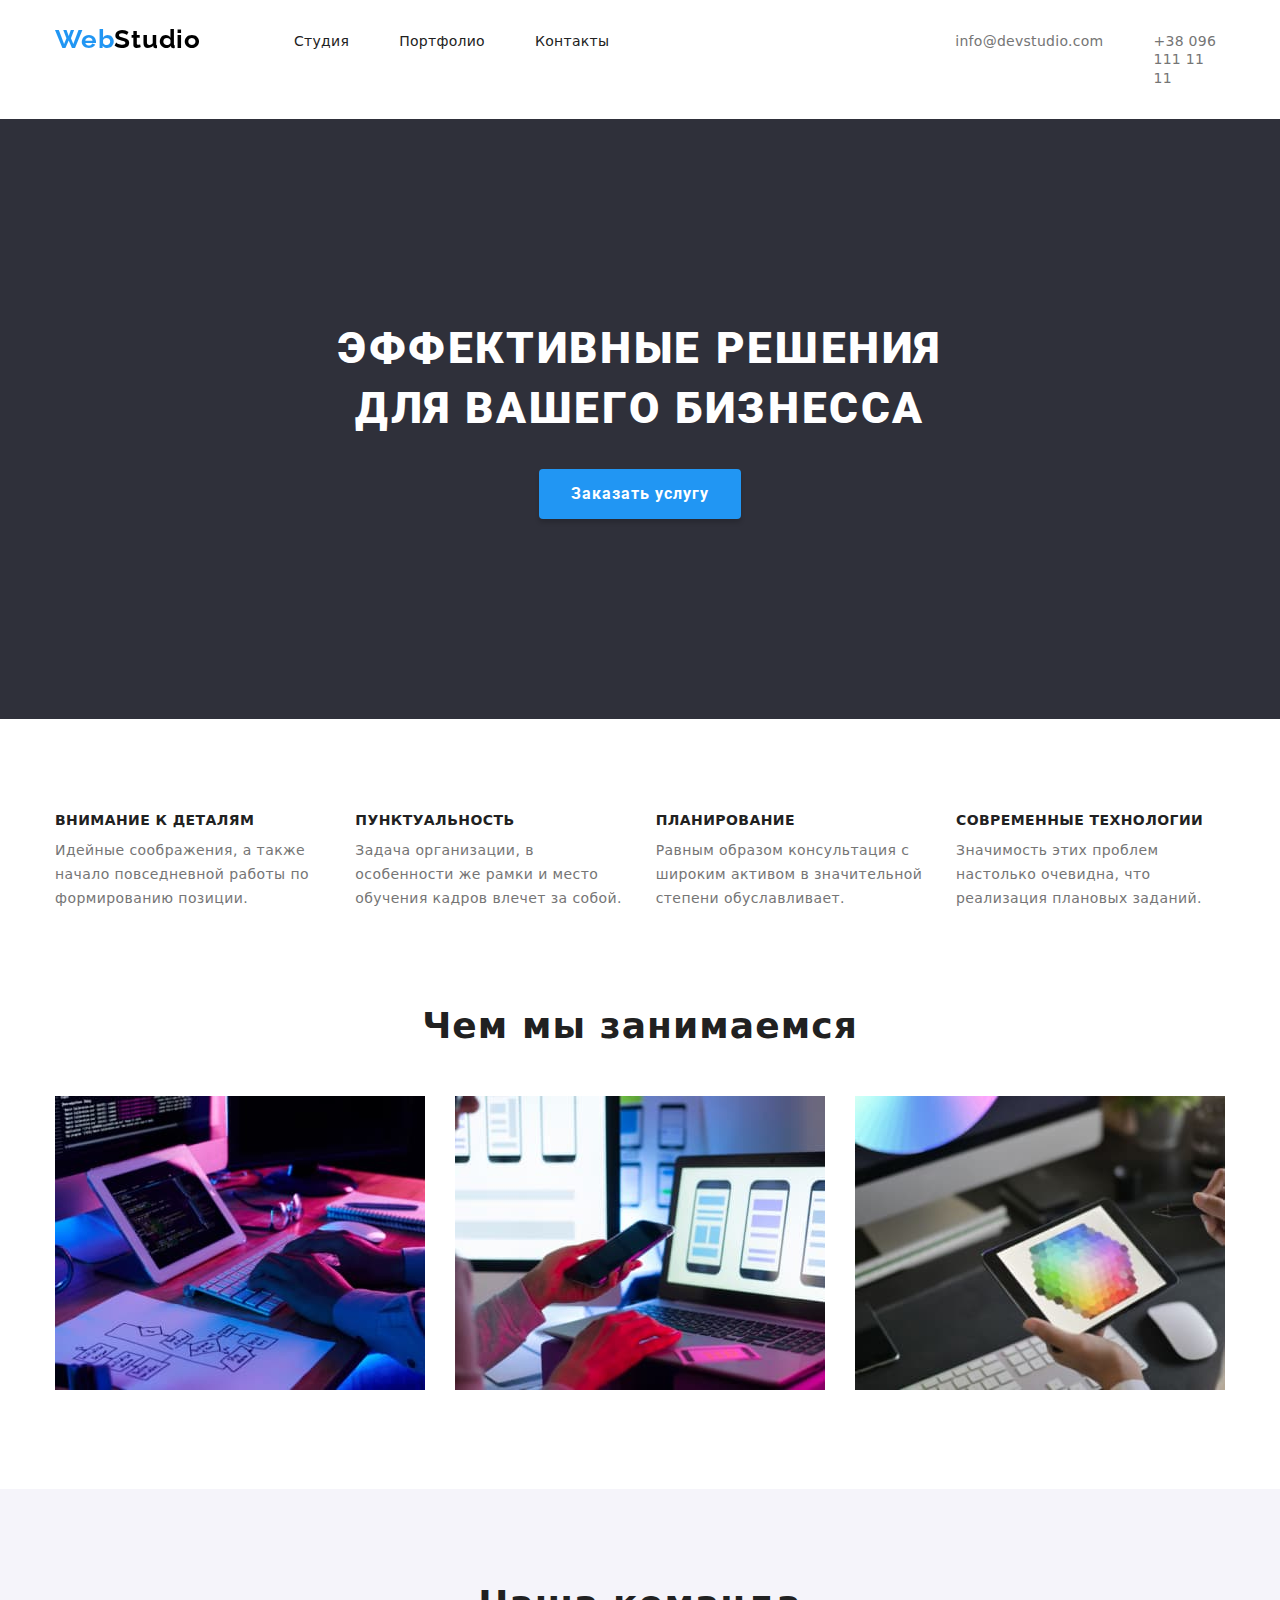
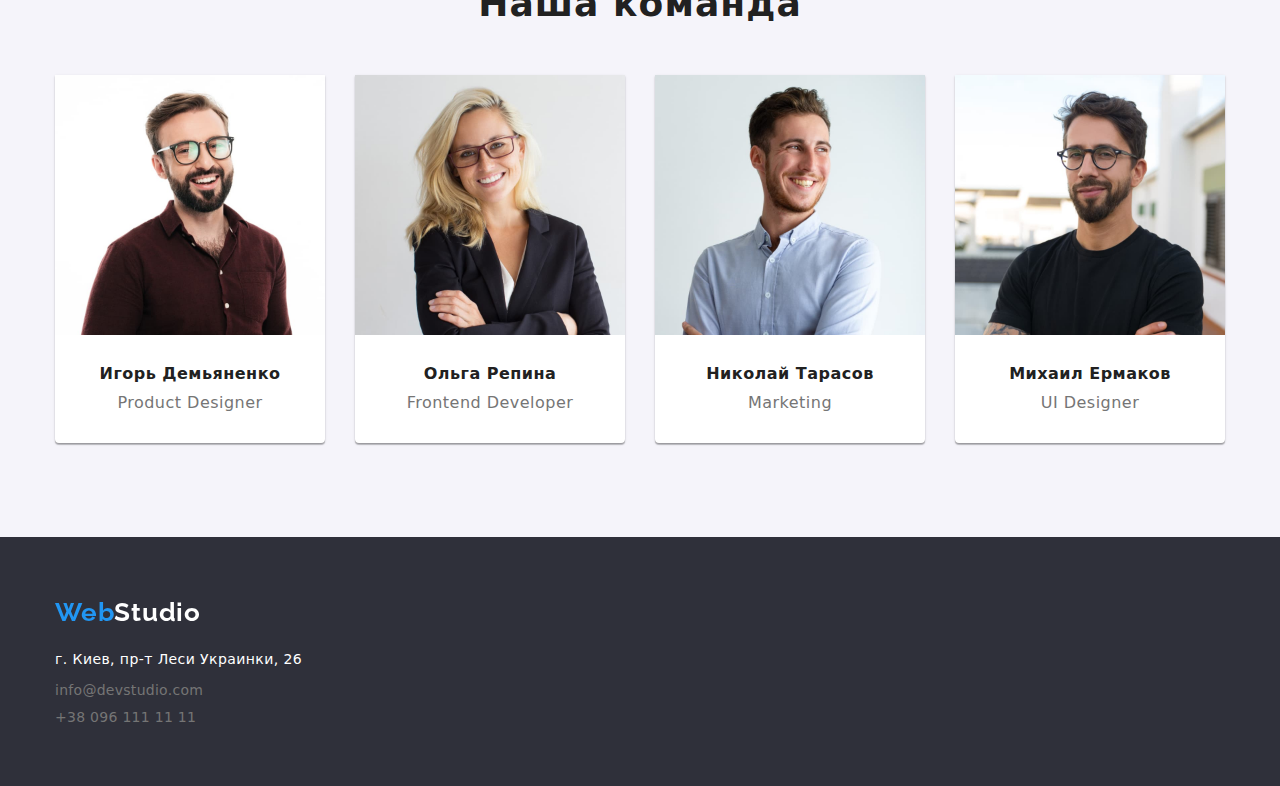
<file: index.html>
<!DOCTYPE html>
<html lang="ru">

<head>
    <meta charset="UTF-8">
    <meta http-equiv="X-UA-Compatible" content="IE=edge">
    <meta name="viewport" content="width=device-width, initial-scale=1.0">
    <link href="css/styles.css" rel="stylesheet" type="text/css">
    <link href="css/modern-normalize.css" rel="stylesheet" type="text/css">
    <link
        href="https://fonts.googleapis.com/css2?family=Raleway:wght@700&family=Roboto:wght@400;500;700;900&display=swap"
        rel="stylesheet">
    <title>WebStudio</title>
</head>

<body>
    <header>
        <div class="container">
            <div class="container-header">

                <a href="index.html" class="logo-header">WebStudio</a>

                <nav>

                    <ul class="navigation-nav">
                        <li class="nav-item">
                            <a href="index.html" class="nav">
                                Студия
                            </a>
                        </li>
                        <li class="nav-item">
                            <a href="portfolio.html" class="nav">
                                Портфолио
                            </a>
                        </li>
                        <li class="nav-item">
                            <a href="index.html" class="nav">
                                Контакты
                            </a>
                        </li>
                    </ul>

                </nav>


                <ul class="navigation-contact">
                    <li class="contact-item">
                        <a href="mailto:info@devstudio.com" class="contact">info@devstudio.com</a>
                    </li>
                    <li class="contact-item">
                        <a href="tel:+380961111111" class="contact">+38 096 111 11 11</a>
                    </li>
                </ul>
            </div>
        </div>
    </header>

    <main>
        <section class="hero">

            <div class="subject">
                <h1 class="h">Эффективные решения для вашего бизнесса</h1>

                <button type="button" class="btn">Заказать услугу</button>
            </div>
        </section>

        <section class="details">
            <div class="container">
                <h2 class="displaynone">Внимание к деталям</h2>
                <ul class="details-list">
                    <li class="details-item">
                        <h3 class="details-title">Внимание к деталям</h3>
                        <p class="details-text">Идейные соображения, а также начало повседневной работы по формированию
                            позиции.</p>
                    </li>
                    <li class="details-item">
                        <h3 class="details-title">Пунктуальность</h3>
                        <p class="details-text">Задача организации, в особенности же рамки и место обучения кадров
                            влечет за собой.
                        </p>
                    </li>
                    <li class="details-item">
                        <h3 class="details-title">Планирование</h3>
                        <p class="details-text">Равным образом консультация с широким активом в значительной степени
                            обуславливает.
                        </p>
                    </li>
                    <li class="details-item">
                        <h3 class="details-title">Современные технологии</h3>
                        <p class="details-text">Значимость этих проблем настолько очевидна, что реализация плановых
                            заданий.</p>
                    </li>
                </ul>
            </div>
        </section>

        <section class="work">
            <div class="container">
                <h2 class="work-title">Чем мы занимаемся</h2>
                <ul class="work-img">
                    <li class="work-item"><img src="img/keyboard.jpg" alt="Печатает на клавиатуре" width="370"
                            height="294"></li>
                    <li class="work-item"><img src="img/phone.jpg" alt="Пользуется телефоном" width="370" height="294">
                    </li>
                    <li class="work-item"><img src="img/pablet.jpg" alt="Пользуется планшетом" width="370" height="294">
                    </li>
                </ul>
            </div>
        </section>

        <section class="team">
            <div class="container">
                <h2 class="team-title">Наша команда</h2>
                <ul class="team-card">
                    <li class="team-item"><img src="img/igor.jpg" alt="Игорь Демьяненко" width="270" height="260">
                        <div class="team-block">
                            <h3 class="team-name">Игорь Демьяненко</h3>
                            <p class="team-text">Product Designer</p>
                        </div>
                    </li>

                    <li class="team-item"><img src="img/olga.jpg" alt="Ольга Репина" width="270" height="260">
                        <div class="team-block">
                            <h3 class="team-name">Ольга Репина</h3>
                            <p class="team-text">Frontend Developer</p>
                        </div>
                    </li>

                    <li class="team-item"><img src="img/nikolay.jpg" alt="Николай Тарасов" width="270" height="260">
                        <div class="team-block">
                            <h3 class="team-name">Николай Тарасов</h3>
                            <p class="team-text">Marketing</p>
                        </div>
                    </li>
                    <li class="team-item"><img src="img/mihail.jpg" alt="Михаил Ермаков" width="270" height="260">
                        <div class="team-block">
                            <h3 class="team-name">Михаил Ермаков</h3>
                            <p class="team-text">UI Designer</p>
                        </div>
                    </li>
                </ul>
            </div>
        </section>
    </main>

    <footer>

        <div class="down">
            <div class="container">
                <a href="#" class="logo-footer">WebStudio</a>
                <address>
                    <ul class="footer-contacts">
                        <li class="footer-list">
                            <a href="https://goo.gl/maps/ZHvqtMLKhy8qMB8BA" class="maps">г. Киев, пр-т Леси Украинки,
                                26</a>
                        </li>
                        <li class="footer-list">
                            <a href="mailto:info@devstudio.com" class="contact">info@devstudio.com</a>
                        </li>
                        <li class="footer-list">
                            <a href="tel:+380961111111" class="contact">+38 096 111 11 11</a>
                        </li>
                    </ul>
                </address>
            </div>
        </div>
    </footer>

</body>

</html>
</file>
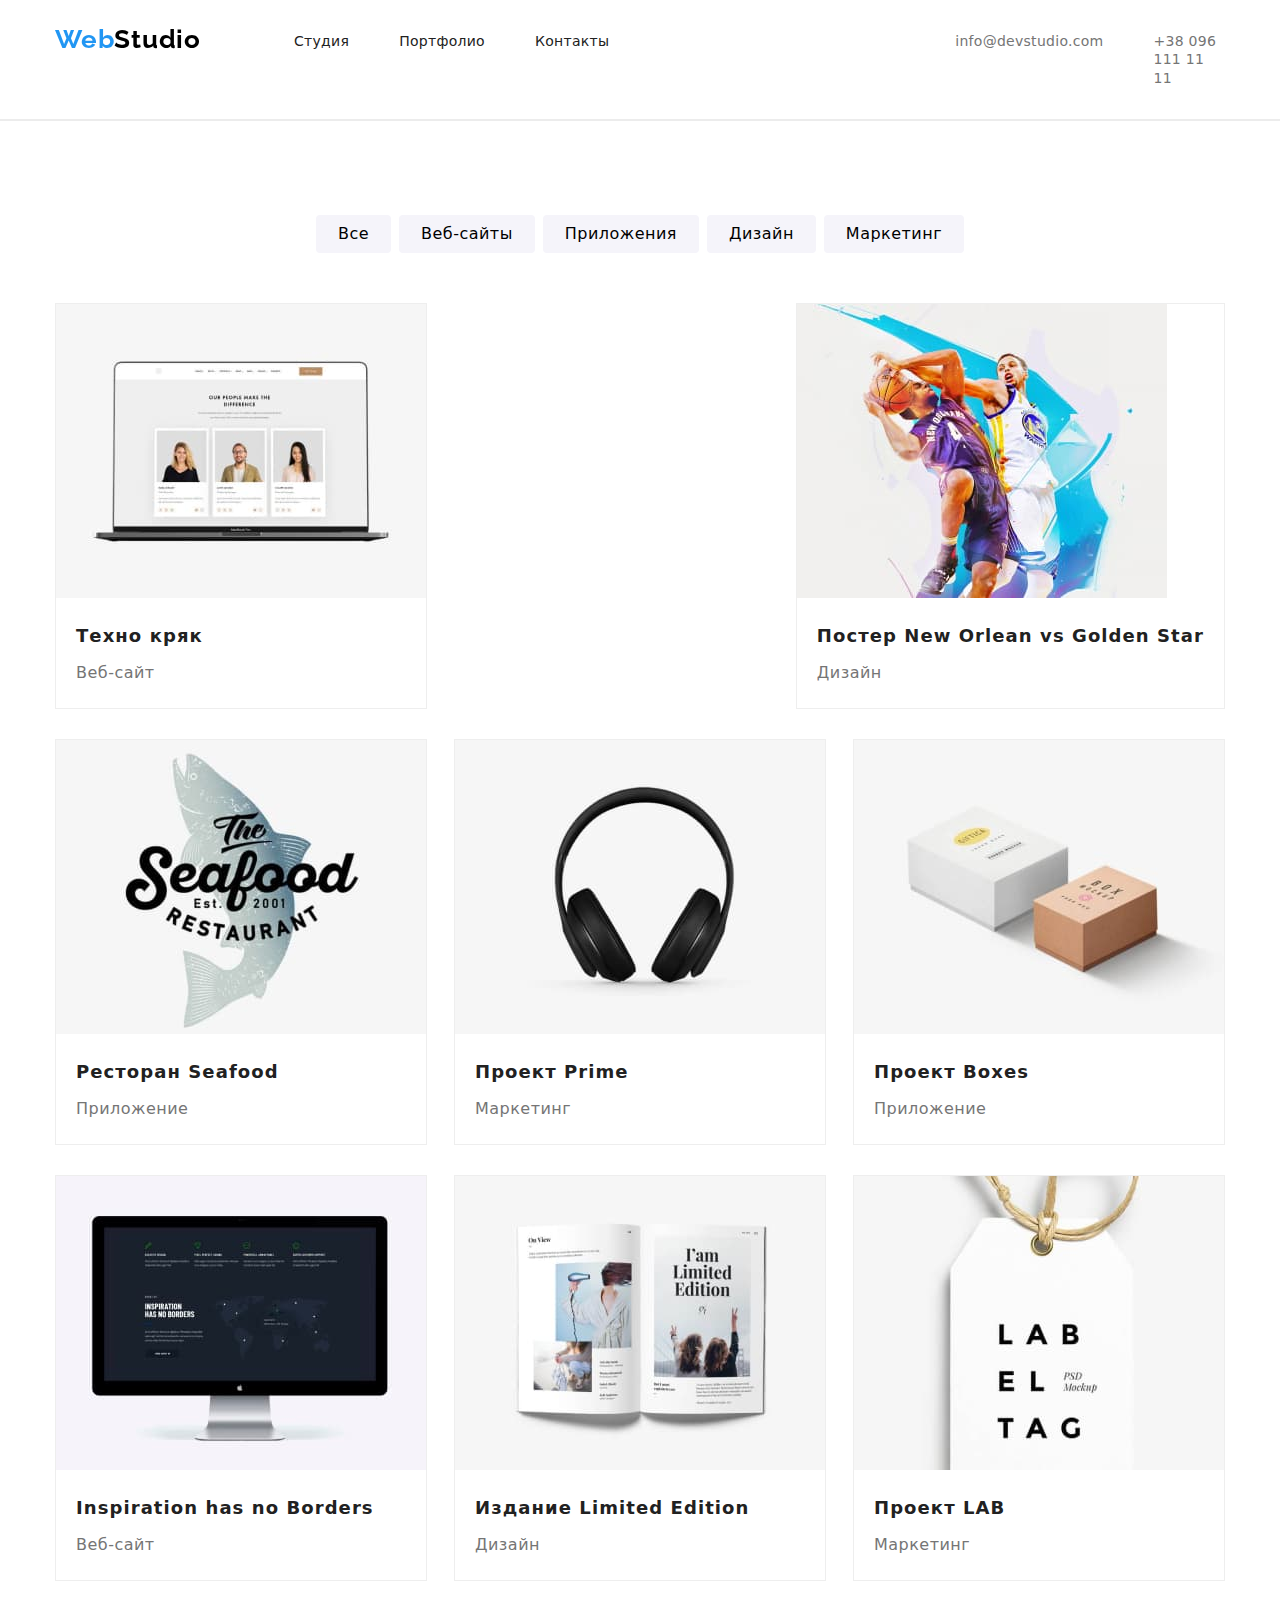
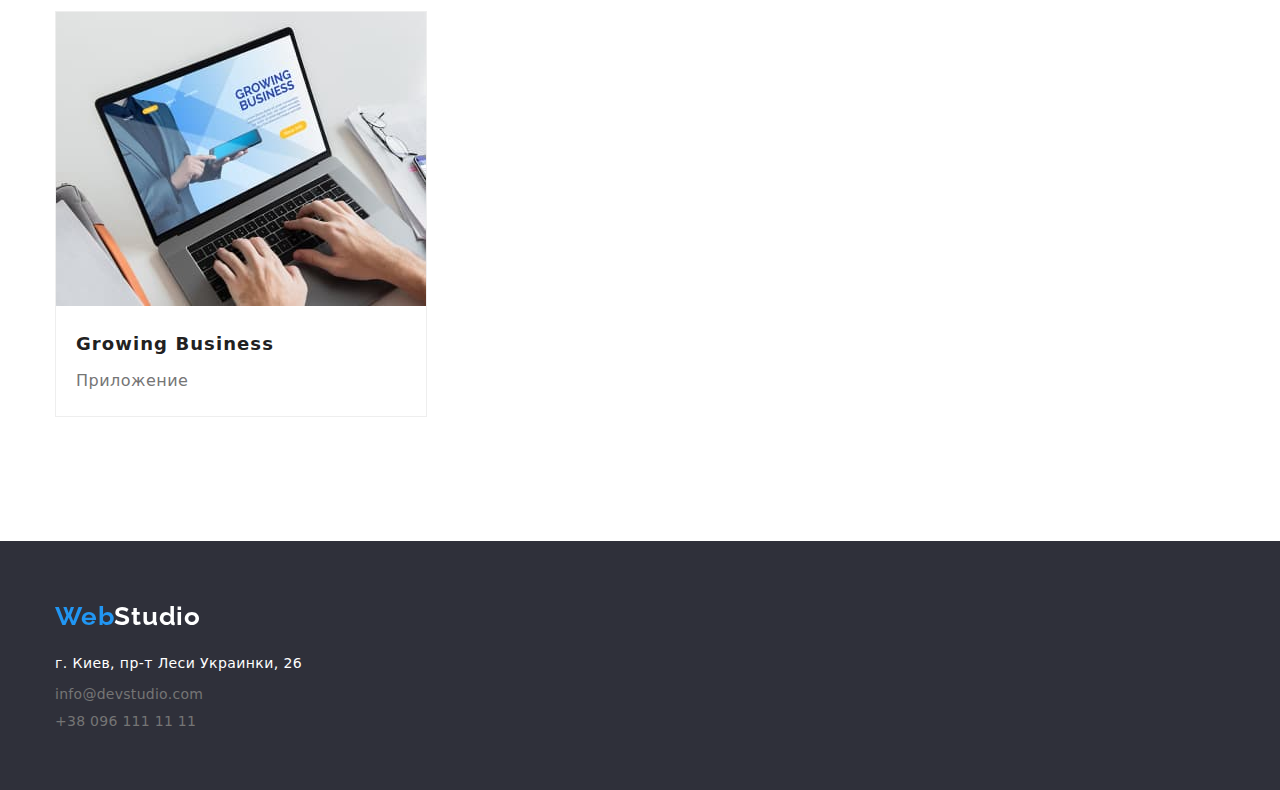
<file: portfolio.html>
<!DOCTYPE html>
<html lang="ru">

<head>
    <meta charset="UTF-8">
    <meta http-equiv="X-UA-Compatible" content="IE=edge">
    <meta name="viewport" content="width=device-width, initial-scale=1.0">
    <link href="css/styles.css" rel="stylesheet" type="text/css">
    <link href="css/modern-normalize.css" rel="stylesheet" type="text/css">
    <link
        href="https://fonts.googleapis.com/css2?family=Raleway:wght@700&family=Roboto:wght@400;500;700;900&display=swap"
        rel="stylesheet">
    <title>WebStudio</title>
</head>

<body>
    <header>
        <div class="container">
            <div class="container-header">

                <a href="index.html" class="logo-header">WebStudio</a>

                <nav>

                    <ul class="navigation-nav">
                        <li class="nav-item">
                            <a href="index.html" class="nav">
                                Студия
                            </a>
                        </li>
                        <li class="nav-item">
                            <a href="portfolio.html" class="nav">
                                Портфолио
                            </a>
                        </li>
                        <li class="nav-item">
                            <a href="index.html" class="nav">
                                Контакты
                            </a>
                        </li>
                    </ul>

                </nav>


                <ul class="navigation-contact">
                    <li class="contact-item">
                        <a href="mailto:info@devstudio.com" class="contact">info@devstudio.com</a>
                    </li>
                    <li class="contact-item">
                        <a href="tel:+380961111111" class="contact">+38 096 111 11 11</a>
                    </li>
                </ul>
            </div>
        </div>
    </header>

    <main>
        <div class="border">
            <h2 class="displaynone">Пустой текст</h2>
        </div>
        <section class="buttons">
            <div class="container">
                <h2 class="displaynone">Кнопки</h2>
                <ul class="button-items">
                    <li class="list-button">
                        <button type="button" class="button">Все</button>
                    </li>
                    <li class="list-button">
                        <button type="button" class="button">Веб-сайты</button>
                    </li>
                    <li class="list-button">
                        <button type="button" class="button">Приложения</button>
                    </li>
                    <li class="list-button">
                        <button type="button" class="button">Дизайн</button>
                    </li>
                    <li class="list-button">
                        <button type="button" class="button">Маркетинг</button>
                    </li>
                </ul>
            </div>
        </section>

        <section class="shop">

            <div class="container">
                <h2 class="displaynone">Товар</h2>
                <ul class="shop-list">
                    <li class="shop-item"><img src="img/notebok.jpg" alt="Игорь Демьяненко" width="370" height="294">
                        <div class="shop-block">
                            <h3 class="shop-name">Техно кряк</h3>
                            <p class="shop-text">Веб-сайт</p>
                        </div>
                    </li>

                    <li class="shop-item"><img src="img/basketball.jpg" alt="Ольга Репина" width="370" height="294">
                        <div class="shop-block">
                            <h3 class="shop-name">Постер New Orlean vs Golden Star</h3>
                            <p class="shop-text">Дизайн</p>
                        </div>
                    </li>

                    <li class="shop-item"><img src="img/fish.jpg" alt="Николай Тарасов" width="370" height="294">
                        <div class="shop-block">
                            <h3 class="shop-name">Ресторан Seafood</h3>
                            <p class="shop-text">Приложение</p>
                        </div>
                    </li>
                    <li class="shop-item"><img src="img/feadphones.jpg" alt="Михаил Ермаков" width="370" height="294">
                        <div class="shop-block">
                            <h3 class="shop-name">Проект Prime</h3>
                            <p class="shop-text">Маркетинг</p>
                        </div>
                    </li>
                    <li class="shop-item"><img src="img/boxes.jpg" alt="Игорь Демьяненко" width="370" height="294">
                        <div class="shop-block">
                            <h3 class="shop-name">Проект Boxes</h3>
                            <p class="shop-text">Приложение</p>
                        </div>
                    </li>

                    <li class="shop-item"><img src="img/television.jpg" alt="Ольга Репина" width="370" height="294">
                        <div class="shop-block">
                            <h3 class="shop-name">Inspiration has no Borders</h3>
                            <p class="shop-text">Веб-сайт</p>
                        </div>
                    </li>

                    <li class="shop-item"><img src="img/book.jpg" alt="Николай Тарасов" width="370" height="294">
                        <div class="shop-block">
                            <h3 class="shop-name">Издание Limited Edition</h3>
                            <p class="shop-text">Дизайн</p>
                        </div>
                    </li>
                    <li class="shop-item"><img src="img/birka.jpg" alt="Михаил Ермаков" width="370" height="294">
                        <div class="shop-block">
                            <h3 class="shop-name">Проект LAB</h3>
                            <p class="shop-text">Маркетинг</p>
                        </div>
                    </li>
                    <li class="shop-item"><img src="img/hands.jpg" alt="Михаил Ермаков" width="370" height="294">
                        <div class="shop-block">
                            <h3 class="shop-name">Growing Business</h3>
                            <p class="shop-text">Приложение</p>
                        </div>
                    </li>
                </ul>
            </div>
        </section>
    </main>

    <footer>

        <div class="down">
            <div class="container">
                <a href="#" class="logo-footer">WebStudio</a>
                <address>
                    <ul class="footer-contacts">
                        <li class="footer-list">
                            <a href="https://goo.gl/maps/ZHvqtMLKhy8qMB8BA" class="maps">г. Киев, пр-т Леси Украинки,
                                26</a>
                        </li>
                        <li class="footer-list">
                            <a href="mailto:info@devstudio.com" class="contact">info@devstudio.com</a>
                        </li>
                        <li class="footer-list">
                            <a href="tel:+380961111111" class="contact">+38 096 111 11 11</a>
                        </li>
                    </ul>
                </address>
            </div>
        </div>
    </footer>

</body>

</html>
</file>
<file: css/styles.css>
:root {
    --black-color: #212121;
    --blackColor: #000000;
    --blue-color: #2196F3;
    --white-color: #FFFFFF;
    --whiteColor: #F5F4FA;
    --border: #ECECEC;
    --border-shop: #EEEEEE;
    --grey-color: #757575;
    --greyColor: #2F303A;
    --shadow: rgba(0, 0, 0, 0.15);
}

li {
    list-style-type: none;

}

ul {
    margin: 0px;
    padding: 0px;
}

img {
    display: block;

}

body {
    font-family: 'Roboto';
    font-style: normal;
    font-weight: 500;
    color: var(--black-color);

}

address {
    font-style: normal;

}

.displaynone {
    display: none;
    margin: 0px;
}

.container {
    max-width: 1200px;
    padding-left: 15px;
    padding-right: 15px;
    margin-left: auto;
    margin-right: auto;
}


/*-----------------------------header-----------------------------*/
.logo-header {

    display: inline-block;
    margin: 24px 93px 25px 0px;
    font-family: 'Raleway';
    font-weight: 700;
    font-size: 26px;
    line-height: 1.19;

    color: transparent;
    -webkit-background-clip: text;
    background-clip: text;
    background-image: linear-gradient(to left, var(--blackColor) 30% 59%, var(--blue-color) 60%);
    letter-spacing: 0.03em;
}


.nav {
    font-size: 14px;
    line-height: 1.14;
    letter-spacing: 0.02em;
    color: var(--black-color);
    text-decoration: none;

}

.nav-item {
    margin-right: 50px;
}

.nav-item:last-child {
    margin-right: 0px;
}

.contact-item {
    margin-right: 50px;


}

.contact-item:last-child {
    margin-right: 0px;
}

.container-header {
    display: flex;
}

.navigation-contact {
    margin-left: auto;
    margin: 32px 0px 32px 0px;
    display: flex;

}

.navigation-nav {
    margin: 32px 346px 32px 0px;
    display: flex;
}

.nav:hover,
.nav:focus {
    color: var(--blue-color);
}


.contact {

    font-size: 14px;
    line-height: 1.14;
    letter-spacing: 0.02em;
    text-decoration: none;

    color: var(--grey-color);
}

.contact:hover,
.contact:focus {
    color: var(--blue-color);
}




/*-----------------------------index(main)-----------------------------*/

.hero {
    background: var(--greyColor);
}

.h {
    margin: 0px;
    margin-bottom: 30px;
    text-align: center;
    font-family: 'Roboto';
    font-weight: 900;
    font-size: 44px;
    line-height: 1.36;



    letter-spacing: 0.06em;
    text-transform: uppercase;
    color: var(--white-color);

}

.btn {

    font-family: 'Roboto';
    padding: 10px 32px 10px 32px;
    background: var(--blue-color);
    box-shadow: 0px 4px 4px var(--shadow);
    border-radius: 4px;
    border: 0px;

    font-weight: 700;
    font-size: 16px;
    line-height: 1.87;
    cursor: pointer;

    letter-spacing: 0.06em;

    color: var(--white-color);
}

.subject {
    text-align: center;
    max-width: 696px;
    margin: auto;
    padding: 200px 0px 200px 0px;
}

.details {
    padding-top: 94px;
}

.details-title {
    margin: 0px;
    margin-bottom: 10px;
    font-weight: 700;
    font-size: 14px;
    line-height: 1.14;
    letter-spacing: 0.03em;
    text-transform: uppercase;


}

.details-text {

    margin: 0px;
    font-weight: 400;
    font-size: 14px;
    line-height: 1.71;
    letter-spacing: 0.03em;

    color: var(--grey-color);
}

.details-list {

    display: flex;
    justify-content: space-between;
}

.details-item {
    max-width: 269px;
}


.work {
    padding-top: 94px;
    padding-bottom: 99px;
}

.work-title {
    text-align: center;
    margin: 0px;
    margin-bottom: 50px;
    font-weight: 700;
    font-size: 36px;
    line-height: 1.16;
    letter-spacing: 0.03em;

}

.work-img {
    display: flex;
}

.work-item {
    margin-right: 30px;
}

.work-item:last-child {
    margin-right: 0px;
}

.team {
    padding: 94px 0px 94px 0px;
    background: var(--whiteColor);
}

.team-title {
    text-align: center;
    margin: 0px;
    margin-bottom: 50px;
    font-weight: 700;
    font-size: 36px;
    line-height: 1.16;
    letter-spacing: 0.03em;


}

.team-name {


    margin: 0px;
    margin-bottom: 10px;
    font-size: 16px;
    line-height: 1.18;
    letter-spacing: 0.03em;
}

.team-text {


    margin: 0px;
    font-weight: 400;
    font-size: 16px;
    line-height: 1.18;
    letter-spacing: 0.03em;
    color: var(--grey-color);
}

.team-block {
    padding: 30px 0px 30px 0px;
    text-align: center;
}

.team-item {
    margin-right: 30px;
    background: var(--white-color);
    box-shadow: 0px 1px 3px rgba(0, 0, 0, 0.12), 0px 1px 1px rgba(0, 0, 0, 0.14), 0px 2px 1px rgba(0, 0, 0, 0.2);
    border-radius: 0px 0px 4px 4px;
}

.team-item:last-child {
    margin-right: 0px;
}

.team-card {

    display: flex;
}

/*-----------------------------portfolio(main)-----------------------------*/
.border {
    border: 1px solid var(--border);
}

.buttons {
    padding-top: 94px;

}

.button {
    font-weight: 500;
    padding: 6px 22px 6px 22px;
    background: var(--whiteColor);
    border-radius: 4px;
    border: 0px;
    font-size: 16px;
    line-height: 1.62;
    cursor: pointer;


    text-align: center;
    letter-spacing: 0.03em;
}

.button:hover,
.button:focus {
    background: var(--blue-color);
    border-radius: 4px;
    border: 0px;
    color: var(--white-color);
    transition: 0.4s;
}

.button-items {
    display: flex;
    justify-content: center;
}

.list-button {
    margin-right: 8px;
}

.list-button:last-child {
    margin-right: 0px;
}


.shop {
    padding: 50px 0px 94px 0px;
}

.shop-name {
    margin: 0px;
    margin-bottom: 4px;
    font-weight: 700;
    font-size: 18px;
    line-height: 2;


    letter-spacing: 0.06em;
}

.shop-text {

    margin: 0px;
    font-weight: 400;
    font-size: 16px;
    line-height: 1.87;


    letter-spacing: 0.03em;

    color: var(--grey-color);
}

.shop-block {
    padding: 20px 20px 20px 20px;
}

.shop-list {
    display: flex;
    flex-wrap: wrap;
    justify-content: space-between;
}




.shop-item {
    display: inline-block;
    margin-bottom: 30px;
    background: var(--white-color);
    border: 1px solid var(--border-shop);
}

/*-----------------------------footer-----------------------------*/

.down {
    padding: 60px 0px 60px 0px;
    background: var(--greyColor);

}

.logo-footer {
    display: inline-block;
    margin-bottom: 20px;
    font-family: 'Raleway';
    font-weight: 700;
    font-size: 26px;
    line-height: 1.19;

    color: transparent;
    -webkit-background-clip: text;
    background-clip: text;
    background-image: linear-gradient(to left, var(--white-color) 30% 59%, var(--blue-color) 60%);
    letter-spacing: 0.03em;
}

.maps {

    font-weight: 400;
    font-size: 14px;
    line-height: 1.71;
    text-decoration: none;

    letter-spacing: 0.03em;
    color: var(--white-color);
}

.footer-list {
    margin-bottom: 9px;
}

.footer-list:last-child {
    margin-bottom: 0px;
}

.maps:hover,
.maps:focus {
    color: var(--blue-color);
}
</file>
